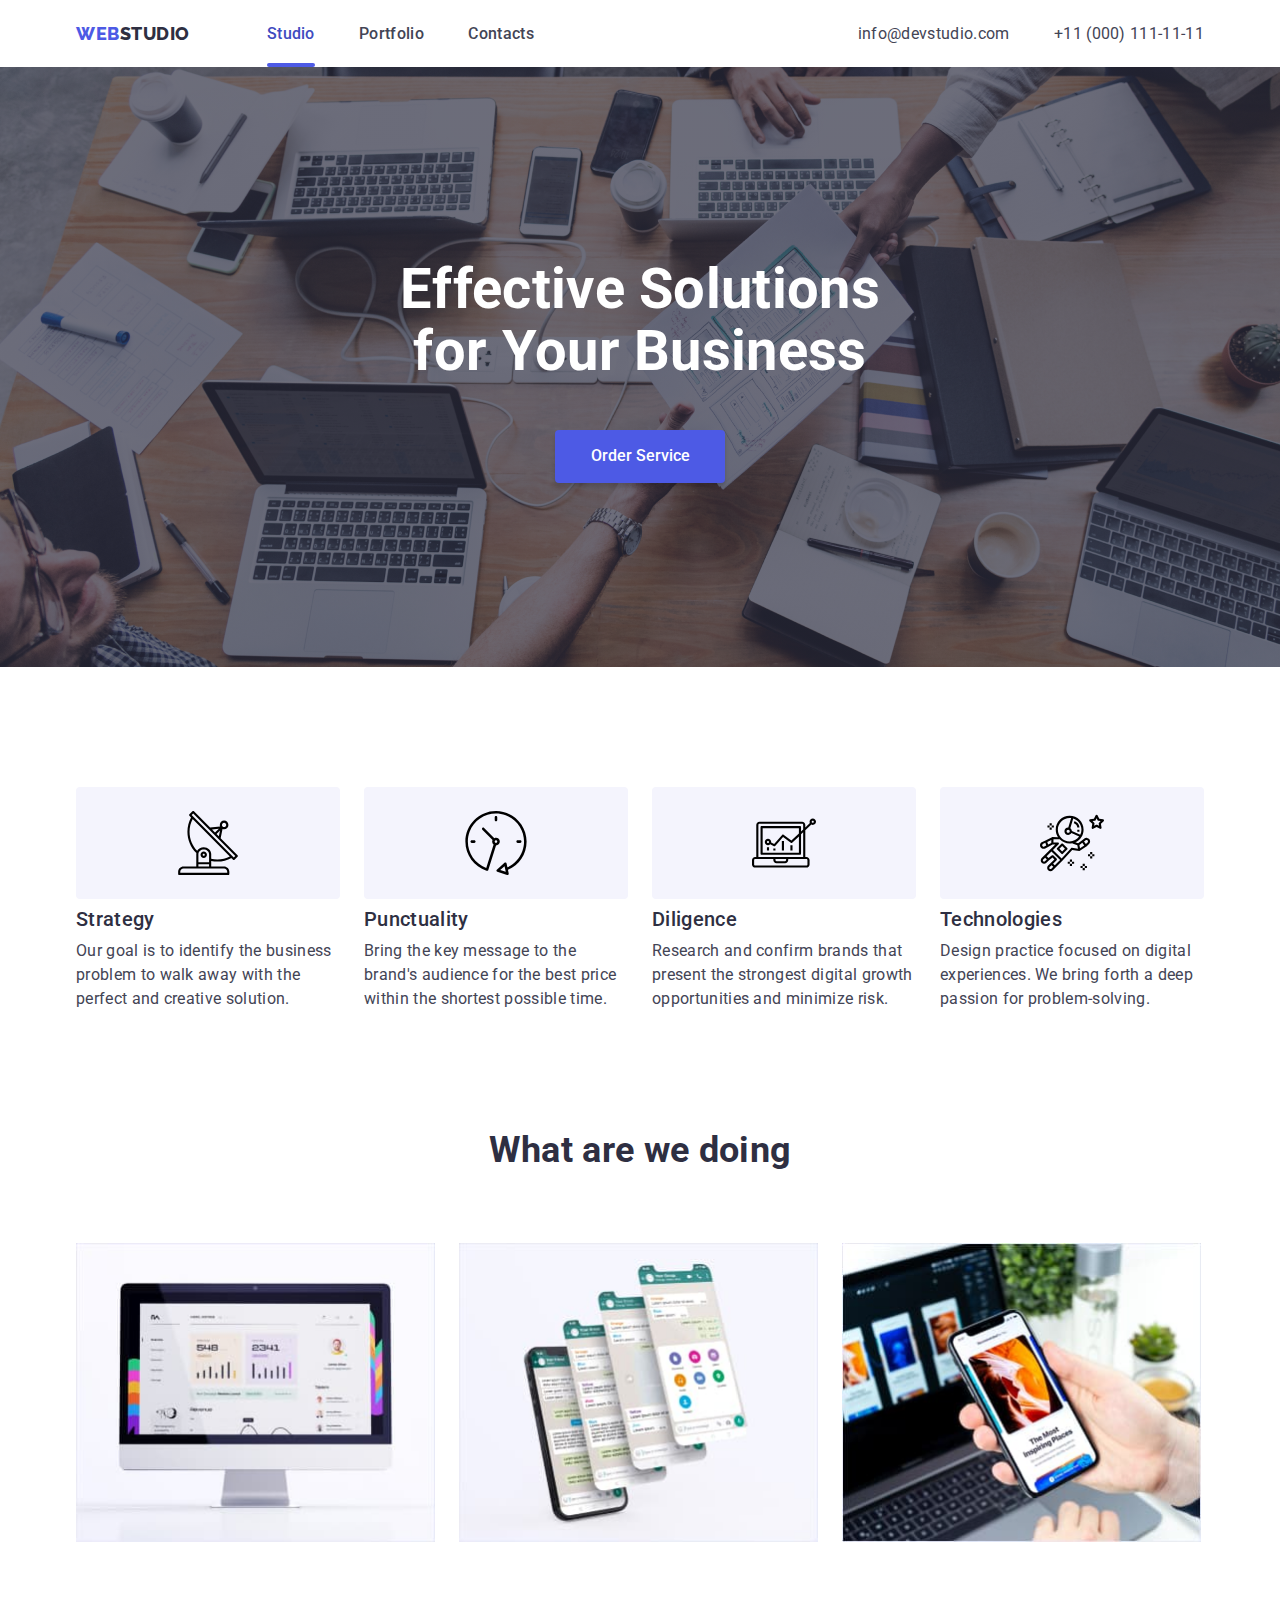
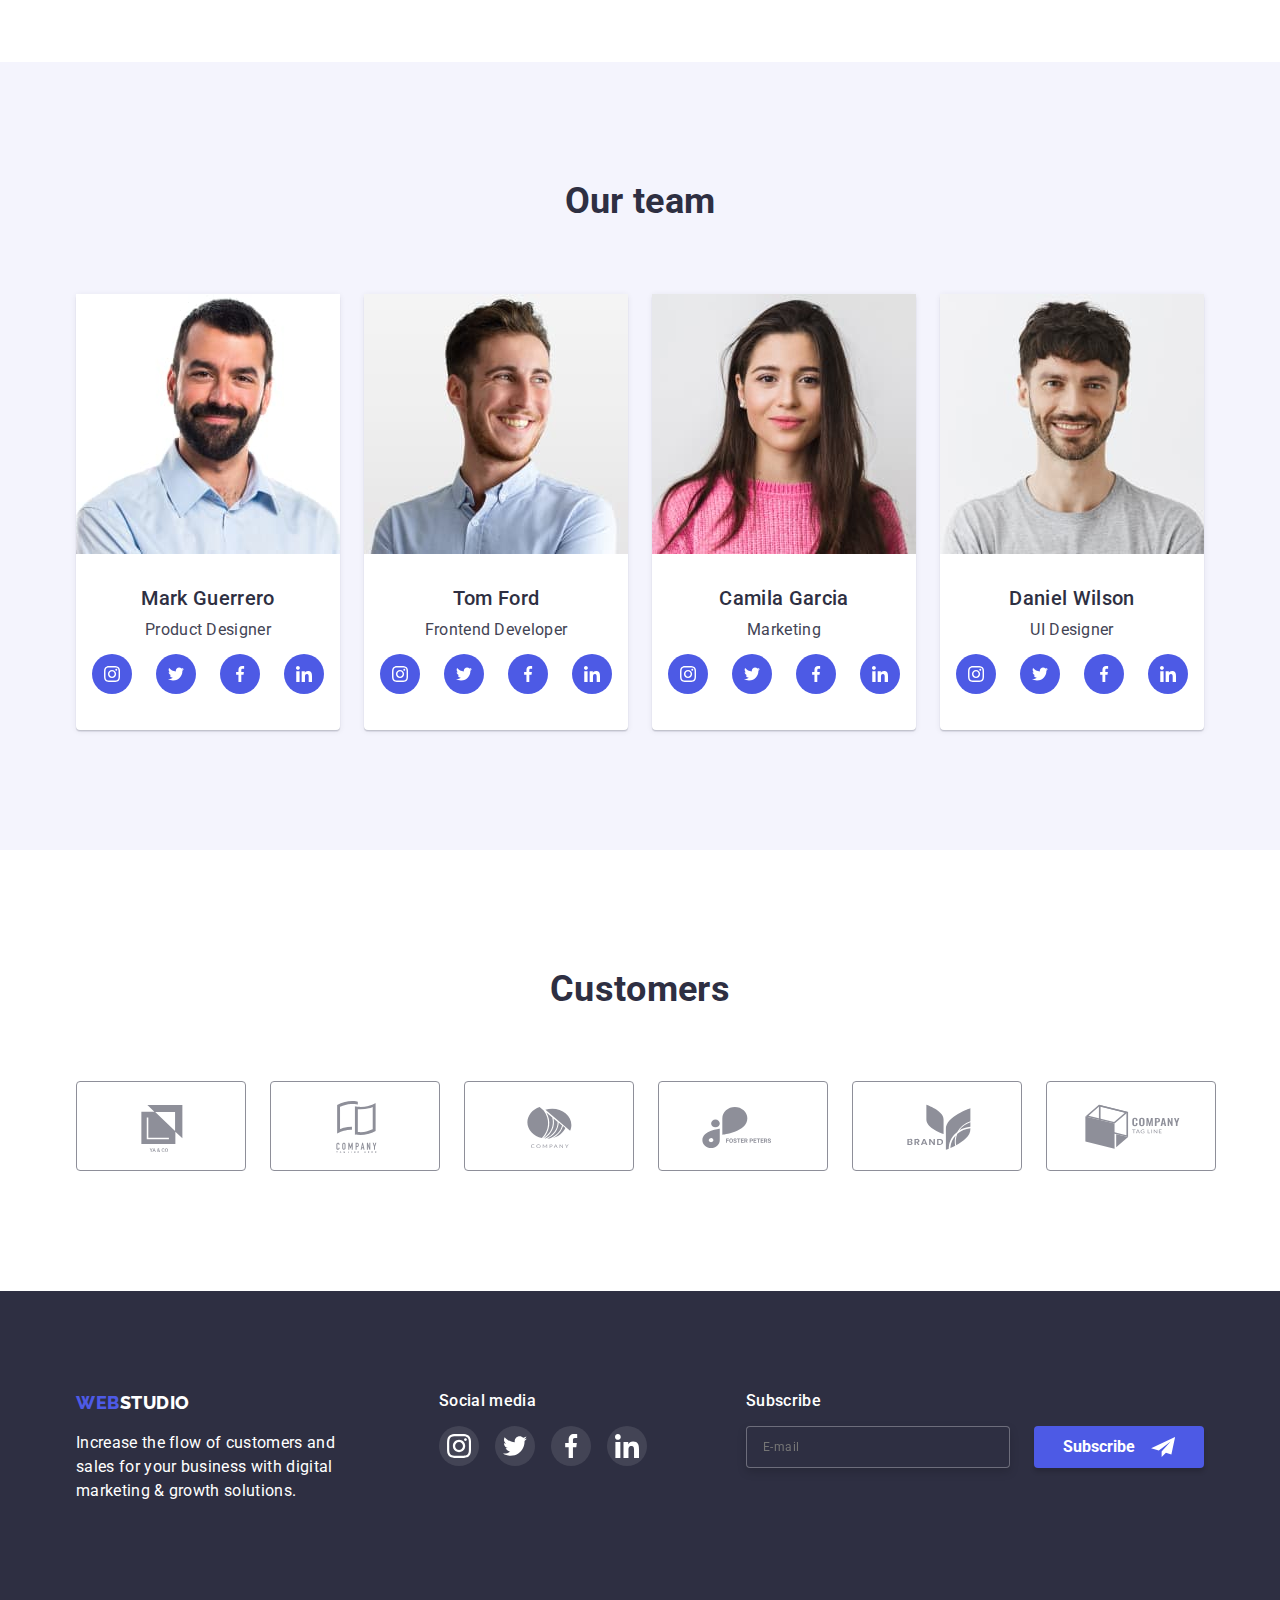
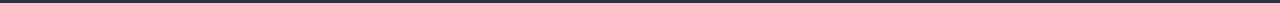
<file: index.html>
<!DOCTYPE html>
<html lang="en">
  <head>
    <meta charset="UTF-8" />
    <meta http-equiv="X-UA-Compatible" content="IE=edge" />
    <meta name="viewport" content="width=device-width, initial-scale=1.0" />
    <title>Студія</title>
    <!-- <link rel="preconnect" href="https://fonts.googleapis.com" />
    <link rel="preconnect" href="https://fonts.gstatic.com" crossorigin />
    <link
      href="https://fonts.googleapis.com/css2?family=Raleway:wght@700&family=Roboto:wght@400;500;700;900&display=swap"
      rel="stylesheet"
    /> -->
    <link rel="preconnect" href="https://fonts.googleapis.com" />
    <link rel="preconnect" href="https://fonts.gstatic.com" crossorigin />
    <link
      href="https://fonts.googleapis.com/css2?family=Raleway:wght@800&family=Roboto:wght@400;500;700;900&display=swap"
      rel="stylesheet"
    />
    <link
      rel="stylesheet"
      href="https://cdnjs.cloudflare.com/ajax/libs/modern-normalize/1.1.0/modern-normalize.min.css"
    />
    <link rel="stylesheet" href="./css/styles.css" />
  </head>
  <body>
    <!-- header section -->
    <header class="line">
      <div class="container">
        <div class="navigation">
          <a href="./index.html" class="logo nav-logo"
            ><span class="web">web</span>studio</a
          >
          <nav>
            <ul class="list nav-list">
              <li class="nav-link">
                <a class="link link-fixed" href="./index.html">Studio</a>
              </li>
              <li class="nav-link">
                <a class="link" href="./portfolio.html">Portfolio</a>
              </li>
              <li class="nav-link">
                <a class="link" href="">Contacts</a>
              </li>
            </ul>
          </nav>
          <ul class="list list-contacts">
            <li class="nav-contacts">
              <a class="link nav-link" href="mailto:info@devstudio.com"
                >info@devstudio.com</a
              >
            </li>
            <li class="nav-contacts">
              <a class="link nav-link" href="tel:+110001111111"
                >+11 (000) 111-11-11</a
              >
            </li>
          </ul>
        </div>
      </div>
    </header>
    <!-- Hero -->
    <main>
      <section class="hero">
        <h1 class="hero-title">
          Effective Solutions <br />
          for Your Business
        </h1>
        <button type="button" class="button" data-modal-open>
          Order Service
        </button>
      </section>
      <!-- strengths of company section -->
      <section class="section">
        <div class="container">
          <h2 class="main-title secret-name">Strengths of company</h2>
          <ul class="list main-list">
            <li class="list-strengths">
              <div class="strengths-icon-list">
                <svg width="64px" height="64px">
                  <use href="./images/svg/sprite.svg#icon-antenna"></use>
                </svg>
              </div>
              <h3 class="title">Strategy</h3>
              <p class="text">
                Our goal is to identify the business problem to walk away with
                the perfect and creative solution.
              </p>
            </li>
            <li class="list-strengths">
              <div class="strengths-icon-list">
                <svg width="64px" height="64px">
                  <use href="./images/svg/sprite.svg#icon-clock"></use>
                </svg>
              </div>
              <h3 class="title">Punctuality</h3>
              <p class="text">
                Bring the key message to the brand's audience for the best price
                within the shortest possible time.
              </p>
            </li>
            <li class="list-strengths">
              <div class="strengths-icon-list">
                <svg width="64px" height="64px">
                  <use href="./images/svg/sprite.svg#icon-diagram"></use>
                </svg>
              </div>
              <h3 class="title">Diligence</h3>
              <p class="text">
                Research and confirm brands that present the strongest digital
                growth opportunities and minimize risk.
              </p>
            </li>
            <li class="list-strengths">
              <div class="strengths-icon-list">
                <svg width="64px" height="64px">
                  <use href="./images/svg/sprite.svg#icon-astronaut"></use>
                </svg>
              </div>
              <h3 class="title">Technologies</h3>
              <p class="text">
                Design practice focused on digital experiences. We bring forth a
                deep passion for problem-solving.
              </p>
            </li>
          </ul>
        </div>
      </section>
      <!-- what are we doing section-->
      <section class="works">
        <div class="container">
          <h2 class="main-title">What are we doing</h2>
          <ul class="list works-list">
            <li class="works-img">
              <img
                src="./images/photo1.jpg"
                alt="Photo of computer"
                width="360"
                height="300"
              />
            </li>
            <li class="works-img">
              <img
                src="./images/photo2.jpg"
                alt="Several phone screens"
                width="360"
                height="300"
              />
            </li>
            <li class="works-img">
              <img
                src="./images/photo3.jpg"
                alt="Hand holding the phone"
                width="360"
                height="300"
              />
            </li>
          </ul>
        </div>
      </section>
      <!-- Our team section -->
      <section class="section light-bg">
        <div class="container">
          <h2 class="main-title">Our team</h2>
          <ul class="list team-list">
            <li class="team-item">
              <img
                src="./images/mark-guerrero.jpg"
                alt="Photo of Mark Guerrero"
                width="264"
                height="260"
              />
              <div class="team-box">
                <h3 class="team-title">Mark Guerrero</h3>
                <p class="team-text">Product Designer</p>
                <ul class="list team-icon-list">
                  <li>
                    <a
                      href="https://www.instagram.com/"
                      class="team-link"
                      aria-label="Instagram"
                      target="_blank"
                      rel="noreferrer noopener"
                    >
                      <svg class="team-icon-svg" width="16px" height="16px">
                        <use
                          href="./images/svg/sprite.svg#icon-instagram"
                        ></use>
                      </svg>
                    </a>
                  </li>
                  <li>
                    <a
                      href="https://twitter.com/"
                      class="team-link"
                      aria-label="Twitter"
                      target="_blank"
                      rel="noreferrer noopener"
                    >
                      <svg class="team-icon-svg" width="16px" height="16px">
                        <use href="./images/svg/sprite.svg#icon-twitter"></use>
                      </svg>
                    </a>
                  </li>
                  <li>
                    <a
                      href="https://www.facebook.com/"
                      class="team-link"
                      aria-label="Facebook"
                      target="_blank"
                      rel="noreferrer noopener"
                    >
                      <svg class="team-icon-svg" width="16px" height="16px">
                        <use href="./images/svg/sprite.svg#icon-facebook"></use>
                      </svg>
                    </a>
                  </li>
                  <li>
                    <a
                      href="https://www.linkedin.com/"
                      class="team-link"
                      aria-label="Linkedin"
                      target="_blank"
                      rel="noreferrer noopener"
                    >
                      <svg class="team-icon-svg" width="16px" height="16px">
                        <use href="./images/svg/sprite.svg#icon-linkedin"></use>
                      </svg>
                    </a>
                  </li>
                </ul>
              </div>
            </li>
            <li class="team-item">
              <img
                src="./images/tom-ford.jpg"
                alt="Photo of Tom Ford"
                width="264"
                height="260"
              />
              <div class="team-box">
                <h3 class="team-title">Tom Ford</h3>
                <p class="team-text">Frontend Developer</p>
                <ul class="list team-icon-list">
                  <li>
                    <a
                      href="https://www.instagram.com/"
                      class="team-link"
                      aria-label="Instagram"
                      target="_blank"
                      rel="noreferrer noopener"
                    >
                      <svg class="team-icon-svg" width="16px" height="16px">
                        <use
                          href="./images/svg/sprite.svg#icon-instagram"
                        ></use>
                      </svg>
                    </a>
                  </li>
                  <li>
                    <a
                      href="https://twitter.com/"
                      class="team-link"
                      aria-label="Twitter"
                      target="_blank"
                      rel="noreferrer noopener"
                    >
                      <svg class="team-icon-svg" width="16px" height="16px">
                        <use href="./images/svg/sprite.svg#icon-twitter"></use>
                      </svg>
                    </a>
                  </li>
                  <li>
                    <a
                      href="https://www.facebook.com/"
                      class="team-link"
                      aria-label="Facebook"
                      target="_blank"
                      rel="noreferrer noopener"
                    >
                      <svg class="team-icon-svg" width="16px" height="16px">
                        <use href="./images/svg/sprite.svg#icon-facebook"></use>
                      </svg>
                    </a>
                  </li>
                  <li>
                    <a
                      href="https://www.linkedin.com/"
                      class="team-link"
                      aria-label="Linkedin"
                      target="_blank"
                      rel="noreferrer noopener"
                    >
                      <svg class="team-icon-svg" width="16px" height="16px">
                        <use href="./images/svg/sprite.svg#icon-linkedin"></use>
                      </svg>
                    </a>
                  </li>
                </ul>
              </div>
            </li>
            <li class="team-item">
              <img
                src="./images/camila-garcia.jpg"
                alt="Photo of Camila Garcia"
                width="264"
                height="260"
              />
              <div class="team-box">
                <h3 class="team-title">Camila Garcia</h3>
                <p class="team-text">Marketing</p>
                <ul class="list team-icon-list">
                  <li>
                    <a
                      href="https://www.instagram.com/"
                      class="team-link"
                      aria-label="Instagram"
                      target="_blank"
                      rel="noreferrer noopener"
                    >
                      <svg class="team-icon-svg" width="16px" height="16px">
                        <use
                          href="./images/svg/sprite.svg#icon-instagram"
                        ></use>
                      </svg>
                    </a>
                  </li>
                  <li>
                    <a
                      href="https://twitter.com/"
                      class="team-link"
                      aria-label="Twitter"
                      target="_blank"
                      rel="noreferrer noopener"
                    >
                      <svg class="team-icon-svg" width="16px" height="16px">
                        <use href="./images/svg/sprite.svg#icon-twitter"></use>
                      </svg>
                    </a>
                  </li>
                  <li>
                    <a
                      href="https://www.facebook.com/"
                      class="team-link"
                      aria-label="Facebook"
                      target="_blank"
                      rel="noreferrer noopener"
                    >
                      <svg class="team-icon-svg" width="16px" height="16px">
                        <use href="./images/svg/sprite.svg#icon-facebook"></use>
                      </svg>
                    </a>
                  </li>
                  <li>
                    <a
                      href="https://www.linkedin.com/"
                      class="team-link"
                      aria-label="Linkedin"
                      target="_blank"
                      rel="noreferrer noopener"
                    >
                      <svg class="team-icon-svg" width="16px" height="16px">
                        <use href="./images/svg/sprite.svg#icon-linkedin"></use>
                      </svg>
                    </a>
                  </li>
                </ul>
              </div>
            </li>
            <li class="team-item">
              <img
                src="./images/daniel-wilson.jpg"
                alt="Photo of Daniel Wilson"
                width="264"
                height="260"
              />
              <div class="team-box">
                <h3 class="team-title">Daniel Wilson</h3>
                <p class="team-text">UI Designer</p>
                <ul class="list team-icon-list">
                  <li>
                    <a
                      href="https://www.instagram.com/"
                      class="team-link"
                      aria-label="Instagram"
                      target="_blank"
                      rel="noreferrer noopener"
                    >
                      <svg class="team-icon-svg" width="16px" height="16px">
                        <use
                          href="./images/svg/sprite.svg#icon-instagram"
                        ></use>
                      </svg>
                    </a>
                  </li>
                  <li>
                    <a
                      href="https://twitter.com/"
                      class="team-link"
                      aria-label="Twitter"
                      target="_blank"
                      rel="noreferrer noopener"
                    >
                      <svg class="team-icon-svg" width="16px" height="16px">
                        <use href="./images/svg/sprite.svg#icon-twitter"></use>
                      </svg>
                    </a>
                  </li>
                  <li>
                    <a
                      href="https://www.facebook.com/"
                      class="team-link"
                      aria-label="Facebook"
                      target="_blank"
                      rel="noreferrer noopener"
                    >
                      <svg class="team-icon-svg" width="16px" height="16px">
                        <use href="./images/svg/sprite.svg#icon-facebook"></use>
                      </svg>
                    </a>
                  </li>
                  <li>
                    <a
                      href="https://www.linkedin.com/"
                      class="team-link"
                      aria-label="Linkedin"
                      target="_blank"
                      rel="noreferrer noopener"
                    >
                      <svg class="team-icon-svg" width="16px" height="16px">
                        <use href="./images/svg/sprite.svg#icon-linkedin"></use>
                      </svg>
                    </a>
                  </li>
                </ul>
              </div>
            </li>
          </ul>
        </div>
      </section>
      <section class="section">
        <div class="container">
          <h2 class="main-title">Customers</h2>
          <ul class="list customers-list">
            <li class="customers-item">
              <a href="" class="customers-link">
                <svg
                  width="104px"
                  height="56px"
                  aria-label="Ya&Co"
                  target="_blank"
                  rel="noreferrer noopener"
                >
                  <use href="./images/svg/sprite.svg#icon-Logo"></use>
                </svg>
              </a>
            </li>
            <li class="customers-item">
              <a
                href=""
                class="customers-link"
                aria-label="Company tagline here"
                target="_blank"
                rel="noreferrer noopener"
              >
                <svg width="104px" height="56px">
                  <use href="./images/svg/sprite.svg#icon-Logo-1"></use>
                </svg>
              </a>
            </li>
            <li class="customers-item">
              <a
                href=""
                class="customers-link"
                aria-label="Company"
                target="_blank"
                rel="noreferrer noopener"
              >
                <svg width="104px" height="56px">
                  <use href="./images/svg/sprite.svg#icon-Logo-2"></use>
                </svg>
              </a>
            </li>
            <li class="customers-item">
              <a
                href=""
                class="customers-link"
                aria-label="Foster Peters"
                target="_blank"
                rel="noreferrer noopener"
              >
                <svg width="104px" height="56px">
                  <use href="./images/svg/sprite.svg#icon-Logo-3"></use>
                </svg>
              </a>
            </li>
            <li class="customers-item">
              <a
                href=""
                class="customers-link"
                aria-label="Brand"
                target="_blank"
                rel="noreferrer noopener"
              >
                <svg width="104px" height="56px">
                  <use href="./images/svg/sprite.svg#icon-Logo-4"></use>
                </svg>
              </a>
            </li>
            <li class="customers-item">
              <a href="" class="customers-link">
                <svg
                  width="104px"
                  height="56px"
                  aria-label="Company tag line"
                  target="_blank"
                  rel="noreferrer noopener"
                >
                  <use href="./images/svg/sprite.svg#icon-Logo-5"></use>
                </svg>
              </a>
            </li>
          </ul>
        </div>
      </section>
    </main>
    <footer class="dark-bg">
      <div class="container footer-container">
        <div class="footer-info">
          <a href="./index.html" class="logo footer-logo"
            ><span class="web">web</span><span class="studio">studio</span></a
          >
          <p class="footer-text">
            Increase the flow of customers and sales for your business with
            digital marketing & growth solutions.
          </p>
        </div>
        <div class="footer-networks">
          <h2 class="footer-title">Social media</h2>
          <ul class="list footer-list">
            <li>
              <a
                class="footer-icon"
                href="https://www.instagram.com/"
                aria-label="Instagram"
                target="_blank"
                rel="noreferrer noopener"
              >
                <svg width="24px" height="24px">
                  <use href="./images/svg/sprite.svg#icon-instagram"></use>
                </svg>
              </a>
            </li>
            <li>
              <a
                class="footer-icon"
                href="https://twitter.com/"
                aria-label="Twitter"
                target="_blank"
                rel="noreferrer noopener"
              >
                <svg width="24px" height="24px">
                  <use href="./images/svg/sprite.svg#icon-twitter"></use>
                </svg>
              </a>
            </li>
            <li>
              <a
                class="footer-icon"
                href="https://www.facebook.com/"
                aria-label="Facebook"
                target="_blank"
                rel="noreferrer noopener"
              >
                <svg width="24px" height="24px">
                  <use href="./images/svg/sprite.svg#icon-facebook"></use>
                </svg>
              </a>
            </li>
            <li>
              <a
                class="footer-icon"
                href="https://www.linkedin.com/"
                aria-label="Linkedin"
                target="_blank"
                rel="noreferrer noopener"
              >
                <svg width="24px" height="24px">
                  <use href="./images/svg/sprite.svg#icon-linkedin"></use>
                </svg>
              </a>
            </li>
          </ul>
        </div>
        <div class="footer-mail">
          <form class="footer-form">
            <div class="footer-subscribe">
              <label for="subscribe" class="footer-title"> Subscribe </label>
              <input
                type="email"
                name="subscribe"
                id="subscribe"
                placeholder="E-mail"
                class="footer-input"
                required
              />
            </div>
            <button class="button footer-btn" type="submit">
              Subscribe
              <svg class="footer-btn-icon" width="24px" height="20px">
                <use href="./images/svg/sprite.svg#icon-send"></use>
              </svg>
            </button>
          </form>
        </div>
      </div>
    </footer>
    <div class="backdrop is-hidden" data-modal>
      <div class="modal">
        <button type="button" class="modal-button" data-modal-close>
          <svg width="8px" height="8px">
            <use href="./images/svg/sprite.svg#close-icon"></use>
          </svg>
        </button>
        <p class="modal-text">Leave your contacts and we will call you back</p>
        <form class="modal-form">
          <label for="name" class="modal-label">Name</label>
          <div class="modal-field">
            <input
              type="text"
              name="name"
              id="name"
              class="modal-input"
              required
            />
            <svg width="18px" height="18px" class="modal-icon">
              <use href="./images/svg/sprite.svg#icon-person-black"></use>
            </svg>
          </div>
          <label for="name" class="modal-label">Phone</label>
          <div class="modal-field">
            <input
              type="tel"
              name="phone_number"
              id="phone_number"
              class="modal-input"
              required
            />
            <svg width="18px" height="24px" class="modal-icon">
              <use href="./images/svg/sprite.svg#icon-phone-black"></use>
            </svg>
          </div>
          <label for="email" class="modal-label">Email</label>
          <div class="modal-field">
            <input
              type="email"
              name="email"
              id="email"
              class="modal-input"
              required
            />
            <svg width="18px" height="24px" class="modal-icon">
              <use href="./images/svg/sprite.svg#icon-email-black"></use>
            </svg>
          </div>
          <label for="comment" class="modal-label">Comment</label>
          <textarea
            class="modal-comment"
            name="comment"
            id="comment"
            placeholder="Text input"
          ></textarea>
          <label class="checkbox">
            <input
              type="checkbox"
              name="checkbox"
              class="secret-name checkbox-input"
              required
            />
            <span class="checkbox-icon">
              <svg class="policy-icon" width="10px" height="8px">
                <use href="./images/svg/sprite.svg#icon-checkbox"></use>
              </svg>
            </span>
            <p class="checkbox-text">
              I accept the terms and conditions of the
              <a href="./index.html" class="checkbox-privacy">Privacy Policy</a>
            </p>
          </label>
          <button type="submit" class="button modal-btn">Send</button>
        </form>
      </div>
    </div>
    <script src="./js/modal.js"></script>
  </body>
</html>
</file>
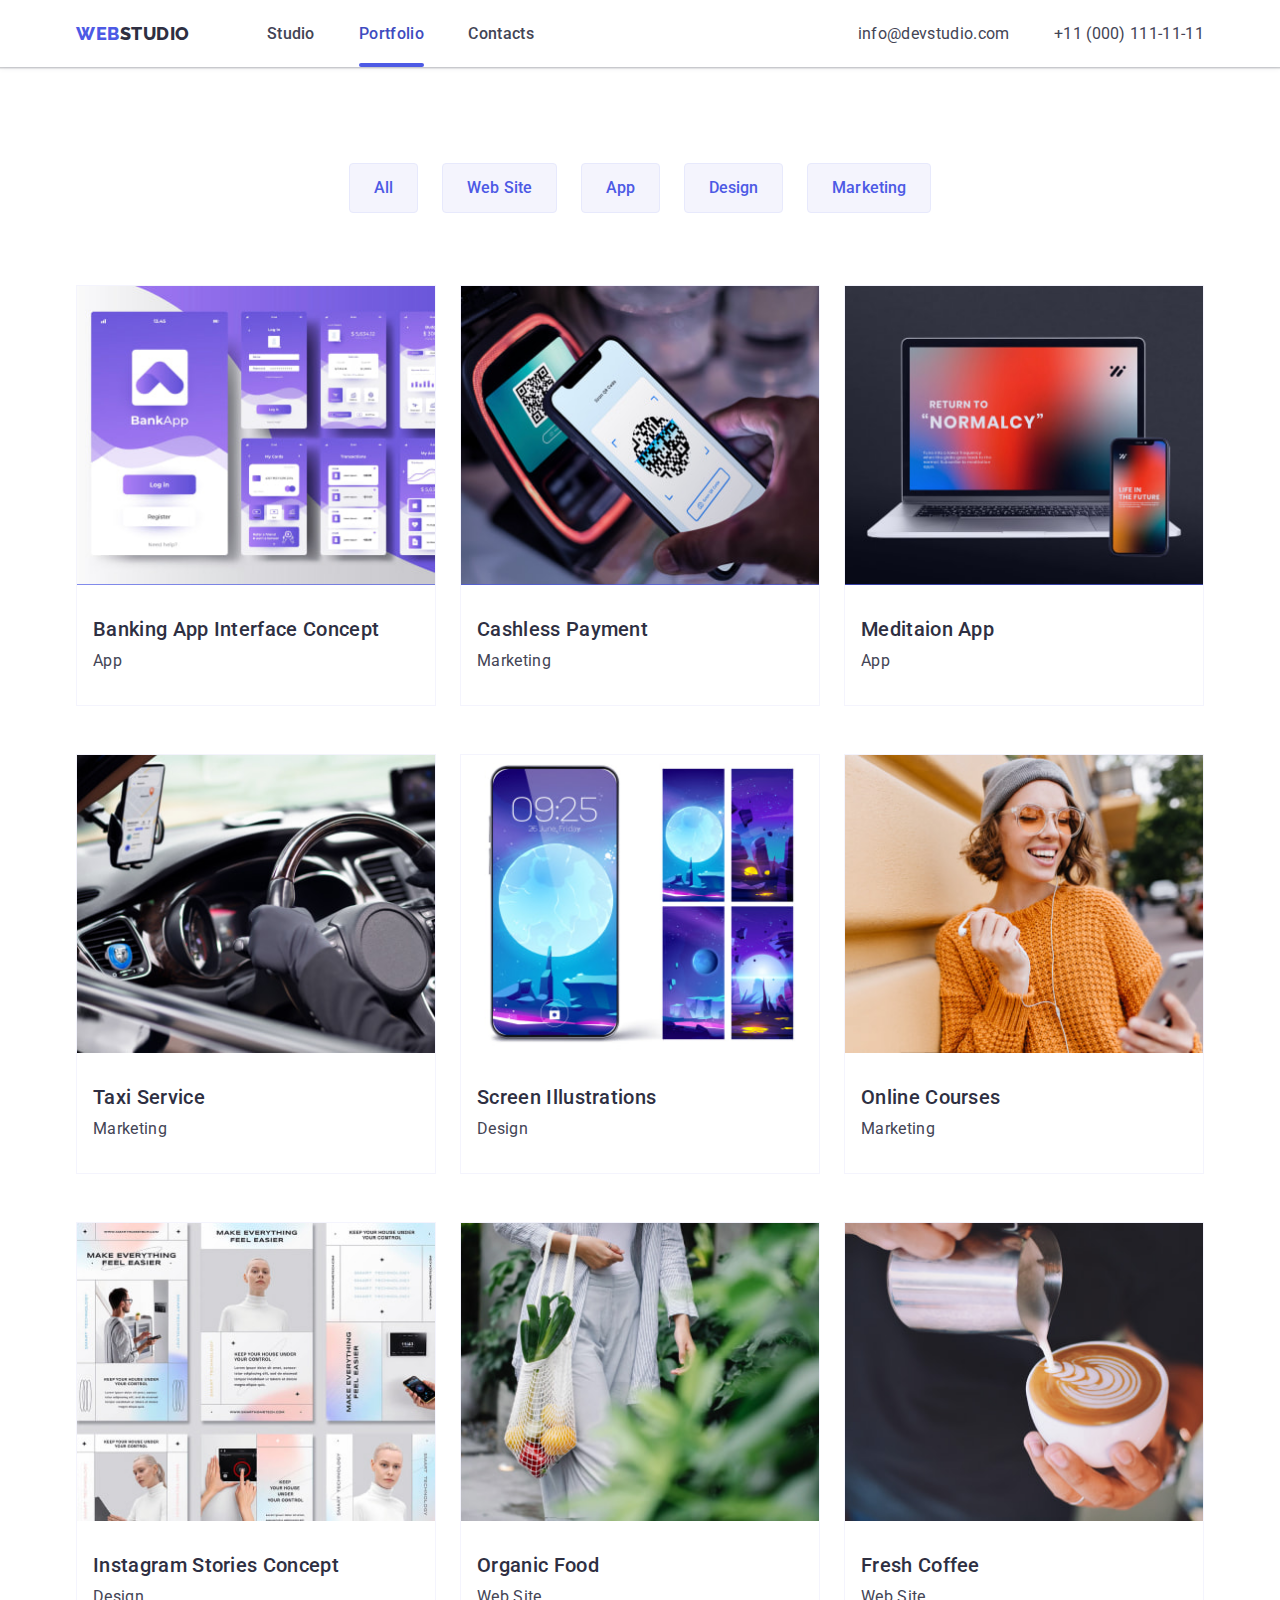
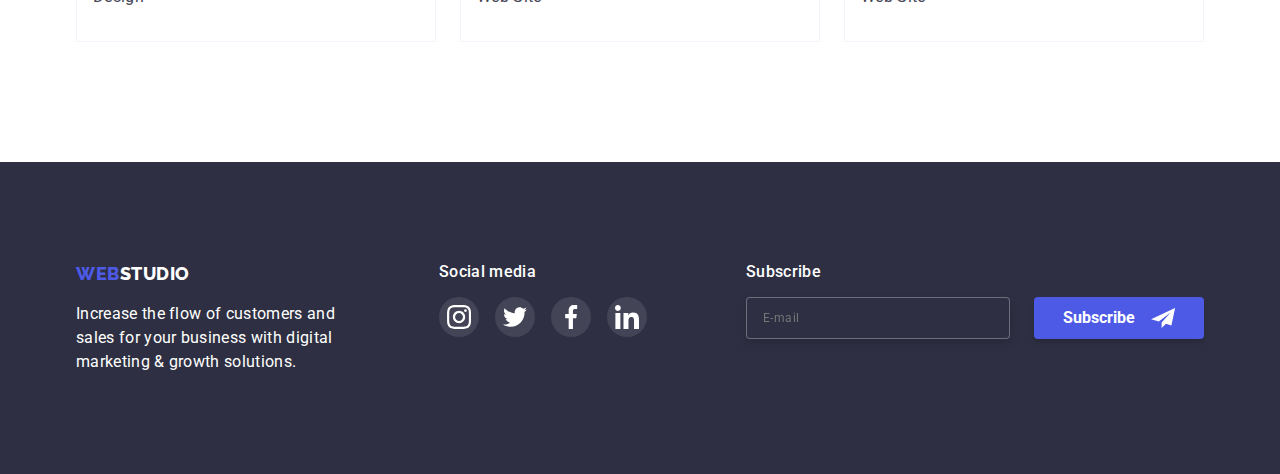
<file: portfolio.html>
<!DOCTYPE html>
<html lang="en">
  <head>
    <meta charset="UTF-8" />
    <meta http-equiv="X-UA-Compatible" content="IE=edge" />
    <meta name="viewport" content="width=device-width, initial-scale=1.0" />
    <title>Портфоліо</title>
    <link rel="preconnect" href="https://fonts.googleapis.com" />
    <link rel="preconnect" href="https://fonts.gstatic.com" crossorigin />
    <link
      href="https://fonts.googleapis.com/css2?family=Raleway:wght@800&family=Roboto:wght@400;500;700;900&display=swap"
      rel="stylesheet"
    />
    <link
      rel="stylesheet"
      href="https://cdnjs.cloudflare.com/ajax/libs/modern-normalize/1.1.0/modern-normalize.min.css"
    />
    <link rel="stylesheet" href="./css/styles.css" />
  </head>
  <body>
    <!-- header section -->
    <header class="line">
      <div class="container">
        <div class="navigation">
          <a href="./index.html" class="logo nav-logo"
            ><span class="web">web</span>studio</a
          >
          <nav>
            <ul class="list nav-list">
              <li class="nav-link">
                <a class="link" href="./index.html">Studio</a>
              </li>
              <li class="nav-link">
                <a class="link link-fixed" href="./portfolio.html">Portfolio</a>
              </li>
              <li class="nav-link">
                <a class="link" href="">Contacts</a>
              </li>
            </ul>
          </nav>

          <ul class="list list-contacts">
            <li class="nav-contacts">
              <a class="link nav-link" href="mailto:info@devstudio.com"
                >info@devstudio.com</a
              >
            </li>
            <li class="nav-contacts">
              <a class="link nav-link" href="tel:+110001111111"
                >+11 (000) 111-11-11</a
              >
            </li>
          </ul>
        </div>
      </div>
    </header>
    <!-- main section -->
    <main>
      <!-- filtr section -->
      <section class="filtr">
        <div class="container">
          <h1 class="hero-title secret-name">Buttons with filtr</h1>
          <ul class="list list-btn">
            <li class="filtr-btn">
              <button type="button" class="buttons">All</button>
            </li>
            <li class="filtr-btn">
              <button type="button" class="buttons">Web Site</button>
            </li>
            <li class="filtr-btn">
              <button type="button" class="buttons">App</button>
            </li>
            <li class="filtr-btn">
              <button type="button" class="buttons">Design</button>
            </li>
            <li class="filtr-btn">
              <button type="button" class="buttons">Marketing</button>
            </li>
          </ul>
          <h2 class="main-title secret-name">Our services</h2>
          <ul class="list filtr-card">
            <li class="filtr-list">
              <a href="" class="services">
                <div class="filtr-item">
                  <img
                    src="./portfolio/banking-app-inteface-concept.jpg"
                    alt="Banking App Interface Concept"
                    width="360"
                    height="300"
                  />
                  <div class="filtr-overlay">
                    <p class="overlay-text">
                      14 Stylish and User-Friendly App Design Concepts · Task
                      Manager App · Calorie Tracker App · Exotic Fruit Ecommerce
                      App · Cloud Storage App
                    </p>
                  </div>
                </div>
                <div class="filtr-text">
                  <h3 class="title">Banking App Interface Concept</h3>
                  <p class="text">App</p>
                </div>
              </a>
            </li>
            <li class="filtr-list">
              <a href="" class="services">
                <div class="filtr-item">
                  <img
                    src="./portfolio/cashless-payment.jpg"
                    alt="Cashless payment"
                    width="360"
                    height="300"
                  />
                  <div class="filtr-overlay">
                    <p class="overlay-text">
                      14 Stylish and User-Friendly App Design Concepts · Task
                      Manager App · Calorie Tracker App · Exotic Fruit Ecommerce
                      App · Cloud Storage App
                    </p>
                  </div>
                </div>
                <div class="filtr-text">
                  <h3 class="title">Cashless Payment</h3>
                  <p class="text">Marketing</p>
                </div>
              </a>
            </li>
            <li class="filtr-list">
              <a href="" class="services">
                <div class="filtr-item">
                  <img
                    src="./portfolio/meditaion-app.jpg"
                    alt="Macbook and iphone"
                    width="360"
                    height="300"
                  />
                  <div class="filtr-overlay">
                    <p class="overlay-text">
                      14 Stylish and User-Friendly App Design Concepts · Task
                      Manager App · Calorie Tracker App · Exotic Fruit Ecommerce
                      App · Cloud Storage App
                    </p>
                  </div>
                </div>
                <div class="filtr-text">
                  <h3 class="title">Meditaion App</h3>
                  <p class="text">App</p>
                </div>
              </a>
            </li>
            <li class="filtr-list">
              <a href="" class="services">
                <div class="filtr-item">
                  <img
                    src="./portfolio/taxi-service.jpg"
                    alt="Taxi service"
                    width="360"
                    height="300"
                  />
                  <div class="filtr-overlay">
                    <p class="overlay-text">
                      14 Stylish and User-Friendly App Design Concepts · Task
                      Manager App · Calorie Tracker App · Exotic Fruit Ecommerce
                      App · Cloud Storage App
                    </p>
                  </div>
                </div>
                <div class="filtr-text">
                  <h3 class="title">Taxi Service</h3>
                  <p class="text">Marketing</p>
                </div>
              </a>
            </li>
            <li class="filtr-list">
              <a href="" class="services">
                <div class="filtr-item">
                  <img
                    src="./portfolio/screen-illustrations.jpg"
                    alt="Screen illustrations"
                    width="360"
                    height="300"
                  />
                  <div class="filtr-overlay">
                    <p class="overlay-text">
                      14 Stylish and User-Friendly App Design Concepts · Task
                      Manager App · Calorie Tracker App · Exotic Fruit Ecommerce
                      App · Cloud Storage App
                    </p>
                  </div>
                </div>
                <div class="filtr-text">
                  <h3 class="title">Screen Illustrations</h3>
                  <p class="text">Design</p>
                </div>
              </a>
            </li>
            <li class="filtr-list">
              <a href="" class="services">
                <div class="filtr-item">
                  <img
                    src="./portfolio/online-courses.jpg"
                    alt="Smiling girl"
                    width="360"
                    height="300"
                  />
                  <div class="filtr-overlay">
                    <p class="overlay-text">
                      14 Stylish and User-Friendly App Design Concepts · Task
                      Manager App · Calorie Tracker App · Exotic Fruit Ecommerce
                      App · Cloud Storage App
                    </p>
                  </div>
                </div>
                <div class="filtr-text">
                  <h3 class="title">Online Courses</h3>
                  <p class="text">Marketing</p>
                </div>
              </a>
            </li>
            <li class="filtr-list">
              <a href="" class="services">
                <div class="filtr-item">
                  <img
                    src="./portfolio/instagram-stories-concept.jpg"
                    alt="Instagram page is open on the phone"
                    width="360"
                    height="300"
                  />
                  <div class="filtr-overlay">
                    <p class="overlay-text">
                      14 Stylish and User-Friendly App Design Concepts · Task
                      Manager App · Calorie Tracker App · Exotic Fruit Ecommerce
                      App · Cloud Storage App
                    </p>
                  </div>
                </div>
                <div class="filtr-text">
                  <h3 class="title">Instagram Stories Concept</h3>
                  <p class="text">Design</p>
                </div>
              </a>
            </li>
            <li class="filtr-list">
              <a href="" class="services">
                <div class="filtr-item">
                  <img
                    src="./portfolio/organic-food.jpg"
                    alt="A woman carries groceries"
                    width="360"
                    height="300"
                  />
                  <div class="filtr-overlay">
                    <p class="overlay-text">
                      14 Stylish and User-Friendly App Design Concepts · Task
                      Manager App · Calorie Tracker App · Exotic Fruit Ecommerce
                      App · Cloud Storage App
                    </p>
                  </div>
                </div>
                <div class="filtr-text">
                  <h3 class="title">Organic Food</h3>
                  <p class="text">Web Site</p>
                </div>
              </a>
            </li>
            <li class="filtr-list">
              <a href="" class="services">
                <div class="filtr-item">
                  <img
                    src="./portfolio/fresh-coffee.jpg"
                    alt="Fresh coffee"
                    width="360"
                    height="300"
                  />
                  <div class="filtr-overlay">
                    <p class="overlay-text">
                      14 Stylish and User-Friendly App Design Concepts · Task
                      Manager App · Calorie Tracker App · Exotic Fruit Ecommerce
                      App · Cloud Storage App
                    </p>
                  </div>
                </div>
                <div class="filtr-text">
                  <h3 class="title">Fresh Coffee</h3>
                  <p class="text">Web Site</p>
                </div>
              </a>
            </li>
          </ul>
        </div>
      </section>
    </main>

    <footer class="dark-bg">
      <div class="container footer-container">
        <div class="footer-info">
          <a href="./index.html" class="logo footer-logo"
            ><span class="web">web</span><span class="studio">studio</span></a
          >
          <p class="footer-text">
            Increase the flow of customers and sales for your business with
            digital marketing & growth solutions.
          </p>
        </div>
        <div class="footer-networks">
          <h2 class="footer-title">Social media</h2>
          <ul class="list footer-list">
            <li>
              <a
                class="footer-icon"
                href="https://www.instagram.com/"
                aria-label="Instagram"
                target="_blank"
                rel="noreferrer noopener"
              >
                <svg width="24px" height="24px">
                  <use href="./images/svg/sprite.svg#icon-instagram"></use>
                </svg>
              </a>
            </li>
            <li>
              <a
                class="footer-icon"
                href="https://twitter.com/"
                aria-label="Twitter"
                target="_blank"
                rel="noreferrer noopener"
              >
                <svg width="24px" height="24px">
                  <use href="./images/svg/sprite.svg#icon-twitter"></use>
                </svg>
              </a>
            </li>
            <li>
              <a
                class="footer-icon"
                href="https://www.facebook.com/"
                aria-label="Facebook"
                target="_blank"
                rel="noreferrer noopener"
              >
                <svg width="24px" height="24px">
                  <use href="./images/svg/sprite.svg#icon-facebook"></use>
                </svg>
              </a>
            </li>
            <li>
              <a
                class="footer-icon"
                href="https://www.linkedin.com/"
                aria-label="Linkedin"
                target="_blank"
                rel="noreferrer noopener"
              >
                <svg width="24px" height="24px">
                  <use href="./images/svg/sprite.svg#icon-linkedin"></use>
                </svg>
              </a>
            </li>
          </ul>
        </div>
        <div class="footer-mail">
          <form class="footer-form">
            <div class="footer-subscribe">
              <label for="subscribe" class="footer-title"> Subscribe </label>
              <input
                type="email"
                name="subscribe"
                id="subscribe"
                placeholder="E-mail"
                class="footer-input"
              />
            </div>
            <button class="button footer-btn" type="submit">
              Subscribe
              <svg class="footer-btn-icon" width="24px" height="20px">
                <use href="./images/svg/sprite.svg#icon-send"></use>
              </svg>
            </button>
          </form>
        </div>
      </div>
    </footer>
  </body>
</html>
</file>
<file: css/styles.css>
:root {
  --primary-brand: #4d5ae5;
  --hover-blue: #404bbf;
  --dark: #2e2f42;
  --success: #31d0aa;
  --text: #434455;
  --subtle-text: #8e8f99; /*тонкий текст*/
  --accent: #e7e9fc;
  --light: #f4f4fd;
  --white: #ffffff;
  --customers-icon: #afb1b8;
  --main-transition: 250ms cubic-bezier(0.4, 0, 0.2, 1);
}

html {
  box-sizing: border-box;
  margin: 0;
  padding: 0;
}

body {
  background-color: #ffffff;
  color: var(--text);

  font-family: "Roboto", sans-serif;
  font-size: 16px;
  letter-spacing: 0.02em;
  line-height: 1.2;
  margin: inherit;
  padding: inherit;
}

img {
  display: block;
  width: 100%;
  height: auto;
}

.container {
  width: 1158px;
  padding-left: 15px;
  padding-right: 15px;
  margin: 0 auto;
}
.secret-name {
  position: absolute;
  width: 1px;
  height: 1px;
  margin: -1px;
  padding: 0;
  overflow: hidden;
  border: 0;
  clip: rect(0 0 0 0);
}

.line {
  box-shadow: 0px 2px 1px rgba(46, 47, 66, 0.08),
    0px 1px 1px rgba(46, 47, 66, 0.16), 0px 1px 6px rgba(46, 47, 66, 0.08);
}

.link,
.logo,
.button,
.services,
.overlay-text {
  color: inherit;
  font-family: inherit;
  font-size: inherit;
  font-weight: 500;
  text-decoration: none;
  cursor: pointer;
}

.link {
  transition: color var(--main-transition);
}

.link:hover,
.link:focus {
  color: var(--hover-blue);
}
.link-fixed {
  color: var(--hover-blue);
}

.link-fixed::after {
  content: "";

  position: absolute;
  left: 0;
  bottom: 0;

  display: block;
  width: 100%;
  height: 4px;
  background-color: var(--primary-brand);
  border-radius: 2px;
}

.list {
  list-style: none;

  margin-top: 0;
  margin-bottom: 0;
  padding: 0;
}

/* ------- NAVIGATION ------ */
.navigation {
  display: flex;
  align-items: center;
}
.nav-link {
  position: relative;

  display: inline-block;
  padding-top: 24px;
  padding-bottom: 24px;
}

.nav-link:not(:last-child) {
  margin-right: 40px;
}

.nav-contacts {
  display: inline-block;
}

.nav-contacts:not(:last-child) {
  margin-right: 40px;
}

.list-contacts {
  margin-left: auto;
}

.nav-link {
  font-weight: 400;
}

.nav-logo,
.footer-logo {
  color: var(--dark);

  font-family: "Raleway", sans-serif;
  text-transform: uppercase;
  font-weight: 800;
  font-size: 18px;
  line-height: 1.3;
  letter-spacing: 0.03em;
}
.nav-logo {
  margin-right: 77px;
}

.web {
  color: var(--primary-brand);
}

/* --------- HERO ----- */

.hero {
  padding-top: 192px;
  padding-bottom: 192px;
  margin: auto;
  max-width: 1440px;
  height: 600px;

  background-color: var(--dark);
  text-align: center;

  background-image: linear-gradient(
      rgba(46, 47, 66, 0.7),
      rgba(46, 47, 66, 0.7)
    ),
    url(../images/people-office.jpg);
  background-repeat: no-repeat;
}

.hero-title {
  margin: 0 auto;

  color: var(--white);
  font-size: 56px;
  text-align: center;
  line-height: 1.1;
  min-width: 492px;
}

.button {
  position: relative;

  display: inline-block;
  padding: 16px 32px;
  margin-top: 48px;
  width: 170px;
  border-radius: 4px;
  border: 1px solid transparent;

  background-color: var(--primary-brand);
  color: var(--white);
  box-shadow: 0px 4px 4px rgba(0, 0, 0, 0.15);

  transition: background-color var(--main-transition);
}

.button:hover,
.button:focus {
  background-color: var(--hover-blue);
  box-shadow: 0px 4px 4px rgba(0, 0, 0, 0.15);
}

/* --------- STREIGHTS ----- */

.section {
  padding-top: 120px;
  padding-bottom: 120px;
}

.list.main-list {
  display: flex;
  padding-left: 0;
}
.list-strengths {
  width: 265px;
}
.list-strengths:not(:last-child) {
  margin-right: 24px;
}

.main-title {
  margin: 0;
  margin-bottom: 72px;

  color: var(--dark);
  font-weight: 700;
  font-size: 36px;
  line-height: 1.1;
  text-align: center;
}

.title {
  margin: 0 auto;
  margin-bottom: 8px;

  color: var(--dark);
  font-weight: 500;
  font-size: 20px;
}

.text {
  margin: 0 auto;

  color: inherit;
  font-weight: 400;
  line-height: 1.5;
}

/* STRENGTHS-ICON */

.strengths-icon-list {
  display: flex;
  justify-content: center;
  align-items: center;
  padding: 24px 100px;
  margin-bottom: 8px;

  background-color: var(--light);
  border-radius: 4px;
}
/* --------- WORKS ----- */
.works {
  padding-bottom: 120px;
}
.works-list {
  display: flex;
  flex-wrap: wrap;
}

.works-img {
  width: calc((100% - 51px) / 3);
}
.works-img:not(:last-child) {
  margin-right: 24px;
}
/* --------- TEAM ----- */
.light-bg {
  background-color: var(--light);
}

.team-list {
  display: flex;
}

.team-item {
  background-color: var(--white);
  border-radius: 4px;

  box-shadow: 0px 1px 6px rgba(46, 47, 66, 0.08),
    0px 1px 1px rgba(46, 47, 66, 0.16), 0px 2px 1px rgba(46, 47, 66, 0.08);
}

.team-item:not(:last-child) {
  margin-right: 24px;
}
.team-box {
  display: flex;
  flex-direction: column;
  justify-content: center;
  padding: 32px 16px 36px 16px;

  text-align: center;
}
.team-title {
  margin: 0;
  margin-bottom: 8px;

  color: var(--dark);
  font-weight: 500;
  font-size: 20px;
}

.team-text {
  margin: 0;
  margin-bottom: 12px;

  color: inherit;
  font-weight: 400;
  line-height: 1.5;
}

.team-icon-list {
  display: flex;
  gap: 24px;
}

.team-link {
  display: flex;
  justify-content: center;
  align-items: center;

  background-color: var(--primary-brand);
  border-radius: 50%;
  padding: 12px;

  transition: background-color var(--main-transition);
}
.team-link:hover,
.team-link:focus {
  background-color: var(--hover-blue);
}
.team-icon-svg {
  fill: #ffffff;
}

/* --------- CUSTOMERS----- */
.customers-list {
  display: flex;
}
.customers-item:not(:last-child) {
  margin-right: 24px;
}

.customers-link {
  display: flex;
  justify-content: center;
  align-items: center;
  padding: 16px 32px;

  border: 1px solid var(--subtle-text);
  border-radius: 4px;
  fill: var(--subtle-text);

  transition: border var(--main-transition), fill var(--main-transition);
}

.customers-link:hover,
.customers-link:focus {
  border: 1px solid var(--primary-brand);
  fill: var(--primary-brand);
}

/* --------- FOOTER ----- */

.dark-bg {
  background-color: var(--dark);
  padding-top: 100px;
  padding-bottom: 100px;
}

.footer-container {
  display: flex;
}

.footer-info {
  margin: 0;
}

.footer-text {
  margin: 0;
  width: 264px;

  line-height: 1.5;
}

.footer-text,
.studio,
.footer-title {
  color: var(--white);
}

.footer-logo {
  display: inline-block;
  margin-bottom: 16px;
}

.footer-title {
  margin: 0;
  margin-bottom: 16px;
  font-weight: 500;
  font-size: 16px;
}

.footer-list {
  display: flex;
  gap: 16px;
}

.footer-icon {
  display: flex;
  justify-content: center;
  align-items: center;

  background-color: rgba(255, 255, 255, 0.1);
  fill: var(--white);
  border-radius: 50%;
  padding: 8px;

  transition: background-color var(--main-transition);
}

.footer-icon:hover,
.footer-icon:focus {
  background-color: var(--success);
}
.footer-networks {
  margin-left: auto;
}
.footer-form {
  display: flex;
  align-items: flex-end;
}
.footer-mail {
  margin-left: auto;
}

.footer-subscribe {
  display: flex;
  flex-direction: column;
  margin-right: 24px;
}

.footer-input {
  padding: 8px 16px;
  min-width: 264px;

  background-color: var(--dark);
  color: var(--accent);
  font-family: inherit;
  font-weight: 400;
  font-size: 12px;
  letter-spacing: 0.04em;
  line-height: 2;
  outline: none;

  border: 1px solid rgba(255, 255, 255, 0.3);
  filter: drop-shadow(0px 4px 4px rgba(0, 0, 0, 0.15));
  border-radius: 4px;

  transition: border var(--main-transition);
}
.footer-input:focus {
  border: 1px solid var(--accent);
}

.footer-btn {
  display: flex;
  justify-content: center;
  align-items: center;
  margin-top: 0;
  padding: 8px 24px;
  font-weight: 700;
  line-height: 1.5;
}

.footer-btn-icon {
  margin-left: 16px;
  fill: var(--white);
}

/* ---------  PORTFOLIO ----- */
.filtr {
  padding-top: 96px;
  padding-bottom: 120px;
}

.buttons {
  padding: 12px 24px;
  border-radius: 4px;
  border: none;

  background-color: var(--light);
  border: 1px solid var(--accent);
  color: var(--primary-brand);
  font-weight: 500;
  line-height: 1.5;
  letter-spacing: 0.004em;
  cursor: pointer;

  transition: background-color var(--main-transition),
    color var(--main-transition), border var(--main-transition);
}
.buttons:hover,
.buttons:focus {
  background-color: var(--primary-brand);
  border: 1px solid var(--primary-brand);
  color: var(--white);
}
.list-btn {
  display: flex;
  justify-content: center;
  margin-bottom: 72px;
}
.filtr-btn {
  border-radius: 4px;

  transition: box-shadow var(--main-transition);
}
.filtr-btn:hover,
.filtr-btn:focus {
  box-shadow: 0px 3px 1px rgba(0, 0, 0, 0.1), 0px 2px 1px rgba(0, 0, 0, 0.08),
    0px 2px 2px rgba(0, 0, 0, 0.12);
}
.filtr-btn:not(:last-child) {
  margin-right: 24px;
}
.filtr-card {
  position: relative;

  display: flex;
  flex-wrap: wrap;
}
.filtr-list {
  width: calc((100% - 48px) / 3);
  margin-right: 24px;
  margin-bottom: 48px;
  border: 0.5px solid var(--light);

  transition: box-shadow var(--main-transition);
}
.filtr-list:hover,
.filtr-list:focus {
  box-shadow: 0px 1px 6px rgba(46, 47, 66, 0.08);
}
.filtr-list:nth-child(3n) {
  margin-right: 0;
}
.filtr-list:nth-last-child(-n + 3) {
  margin-bottom: 0;
}
.filtr-item {
  overflow: hidden;
  position: relative;
}
.filtr-overlay {
  position: absolute;
  top: 0;
  left: 0;

  width: 100%;
  height: 100%;
  background-color: var(--primary-brand);
  transform: translateY(100%);
  transition: transform var(--main-transition);
}
.services:hover .filtr-overlay,
.services:focus .filtr-overlay {
  transform: translateY(0);
}
.overlay-text {
  padding: 40px 32px 164px;
  font-weight: 400;
  line-height: 1.5;
  color: var(--light);
}

.filtr-text {
  padding: 32px 16px;
}

/* ---------  MODAL ----- */

.backdrop {
  position: fixed;
  top: 0;
  left: 0;

  width: 100%;
  height: 100%;

  background-color: rgba(46, 47, 66, 0.4);

  opacity: 1;
  transition: opacity var(--main-transition);
}
.backdrop.is-hidden {
  opacity: 0;
  pointer-events: none;
}
.backdrop.is-hidden .modal {
  transform: translate(-50%, -50%) scale(1.1);
}
.modal {
  position: absolute;
  top: 50%;
  left: 50%;

  transform: translate(-50%, -50%) scale(1);
  transition: transform var(--main-transition);

  min-width: 408px;
  min-height: 579px;
  padding: 24px;

  background-color: #fcfcfc;
  border-radius: 4px;
}
.modal-button {
  display: flex;
  justify-content: center;
  align-items: center;

  margin-left: auto;
  margin-bottom: 24px;

  width: 24px;
  height: 24px;

  background: var(--accent);
  border: 1px solid transparent;
  box-shadow: 0px 1px 6px rgba(46, 47, 66, 0.08),
    0px 1px 1px rgba(46, 47, 66, 0.16), 0px 2px 1px rgba(46, 47, 66, 0.08);
  fill: black;
  border-radius: 50%;
  cursor: pointer;

  transition: background-color var(--main-transition),
    fill var(--main-transition);
}
.modal-button:hover,
.modal-button:focus {
  background-color: var(--primary-brand);
  fill: var(--white);
  border: 1px solid transparent;
}

.modal-text {
  margin: 0;
  margin-bottom: 16px;

  text-align: center;
  font-weight: 500;
  line-height: 1.5;
}
.modal-form {
  display: flex;
  flex-direction: column;
}
.modal-label {
  margin-bottom: 4px;

  font-size: 12px;
  letter-spacing: 0.01em;
  color: var(--subtle-text);
}
.modal-input {
  padding: 11px 16px 11px 34px;
  width: 100%;
  border: 1px solid rgba(33, 33, 33, 0.2);
  border-radius: 4px;
  outline: none;

  transition: border var(--main-transition);
}
.modal-field {
  position: relative;
  margin-bottom: 8px;
}

.modal-icon {
  position: absolute;
  top: 50%;
  left: 25px;
  fill: var(--dark);
  transform: translate(-50%, -50%);

  transition: fill var(--main-transition);
}
.modal-input:focus,
.modal-comment:focus {
  border: 1px solid var(--primary-brand);
}
.modal-input:focus + .modal-icon {
  fill: var(--primary-brand);
}
.modal-comment::placeholder {
  font-weight: 400;
  font-size: 12px;
  letter-spacing: 0.01em;
  color: rgba(117, 117, 117, 0.5);
}
.modal-comment {
  padding: 8px 16px;
  margin-bottom: 16px;
  height: 120px;
  resize: none;
  border: 1px solid rgba(33, 33, 33, 0.2);
  border-radius: 4px;
  outline: none;

  transition: border var(--main-transition);
}
.checkbox {
  display: flex;
  margin-bottom: 24px;
}

.checkbox-icon {
  position: relative;
  display: inline-block;
  padding: 4px 3px;
  margin-right: 8px;
  width: 16px;
  height: 16px;
  border: 1.25px solid var(--dark);
  border-radius: 2px;
  cursor: pointer;
  fill: transparent;
  transition: background-color var(--main-transition),
    border var(--main-transition), fill var(--main-transition);
}
.checkbox-input:checked + .checkbox-icon {
  background-color: var(--primary-brand);
  border: 1.25px solid var(--primary-brand);
  fill: var(--white);
}

.policy-icon {
  position: absolute;
  top: 50%;
  left: 50%;
  transform: translate(-50%, -50%);
}

.checkbox-text {
  margin: 0;
  text-align: left;
  font-weight: 400;
  font-size: 12px;
  line-height: 1.33;
  letter-spacing: 0.04em;
  color: #757575;
}
.checkbox-privacy {
  color: var(--primary-brand);
  text-decoration: none;
}
.modal-btn {
  margin: 0 auto;
}
</file>
